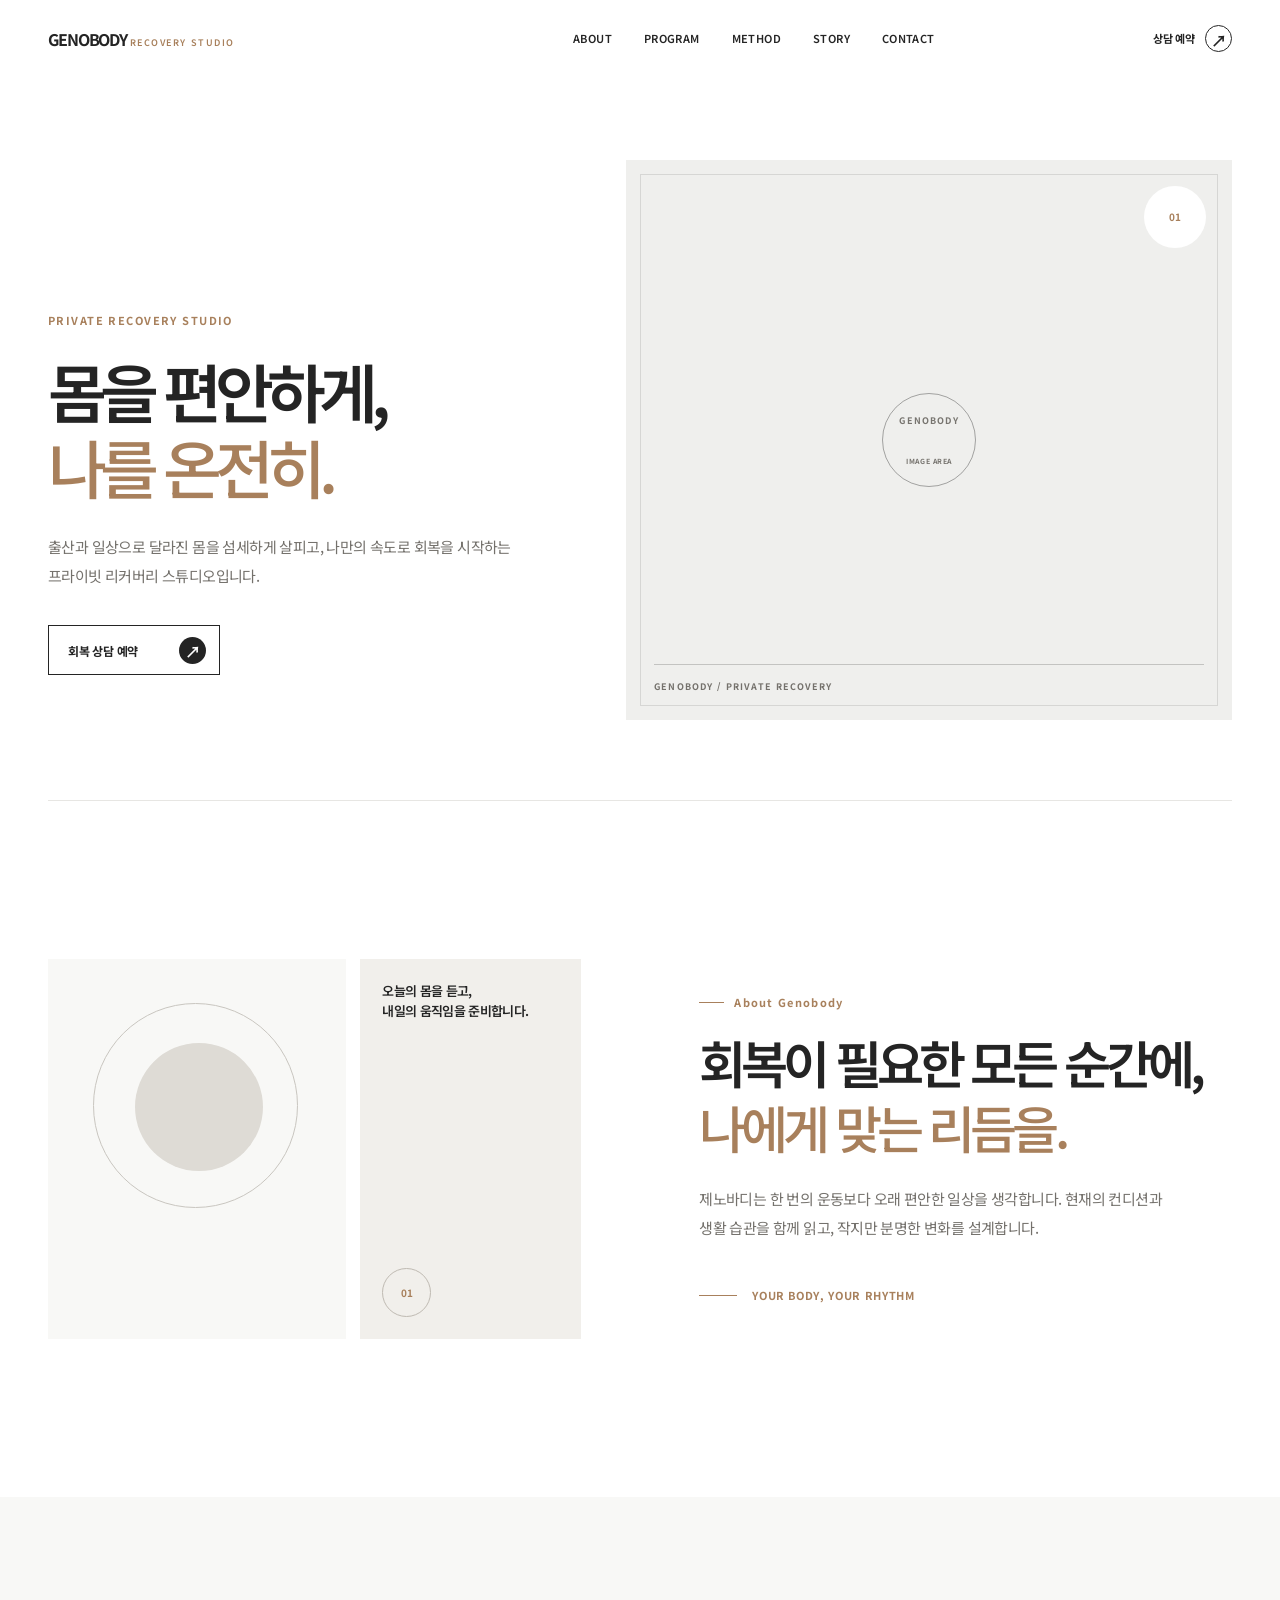
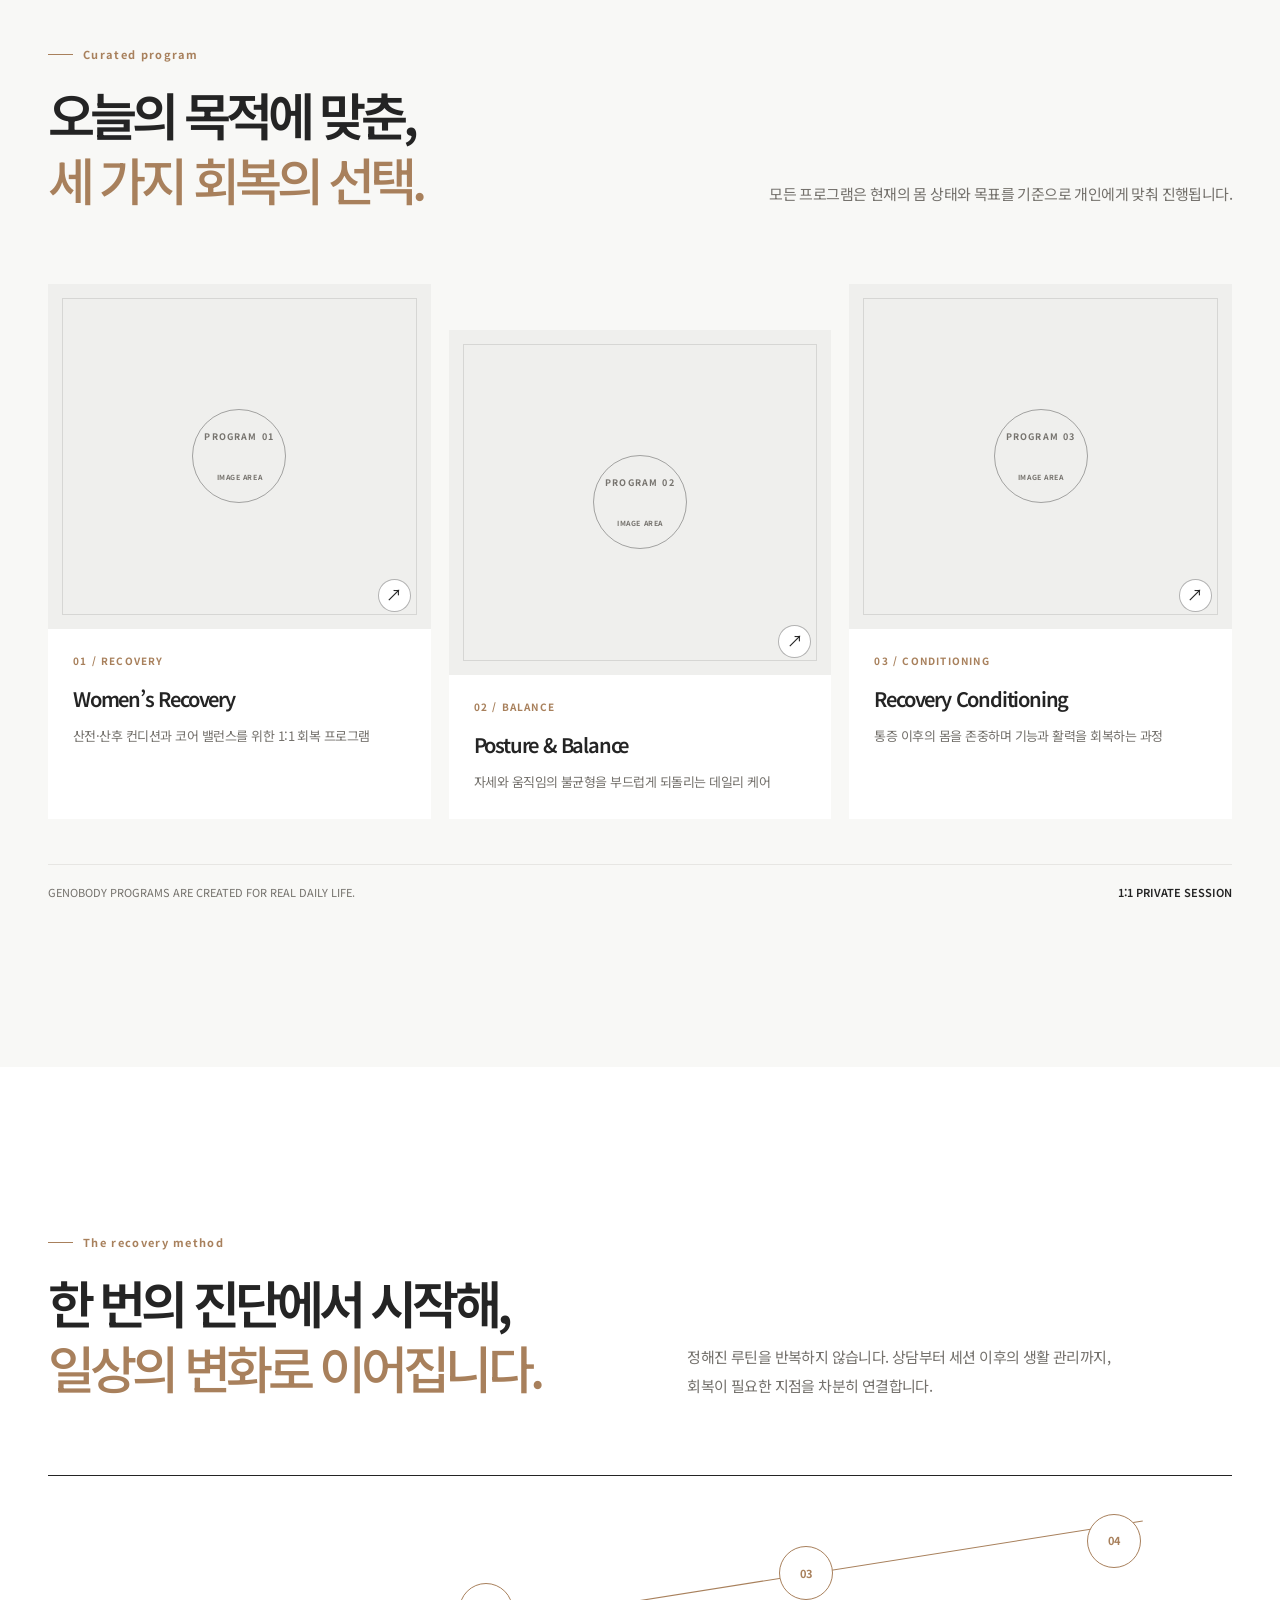
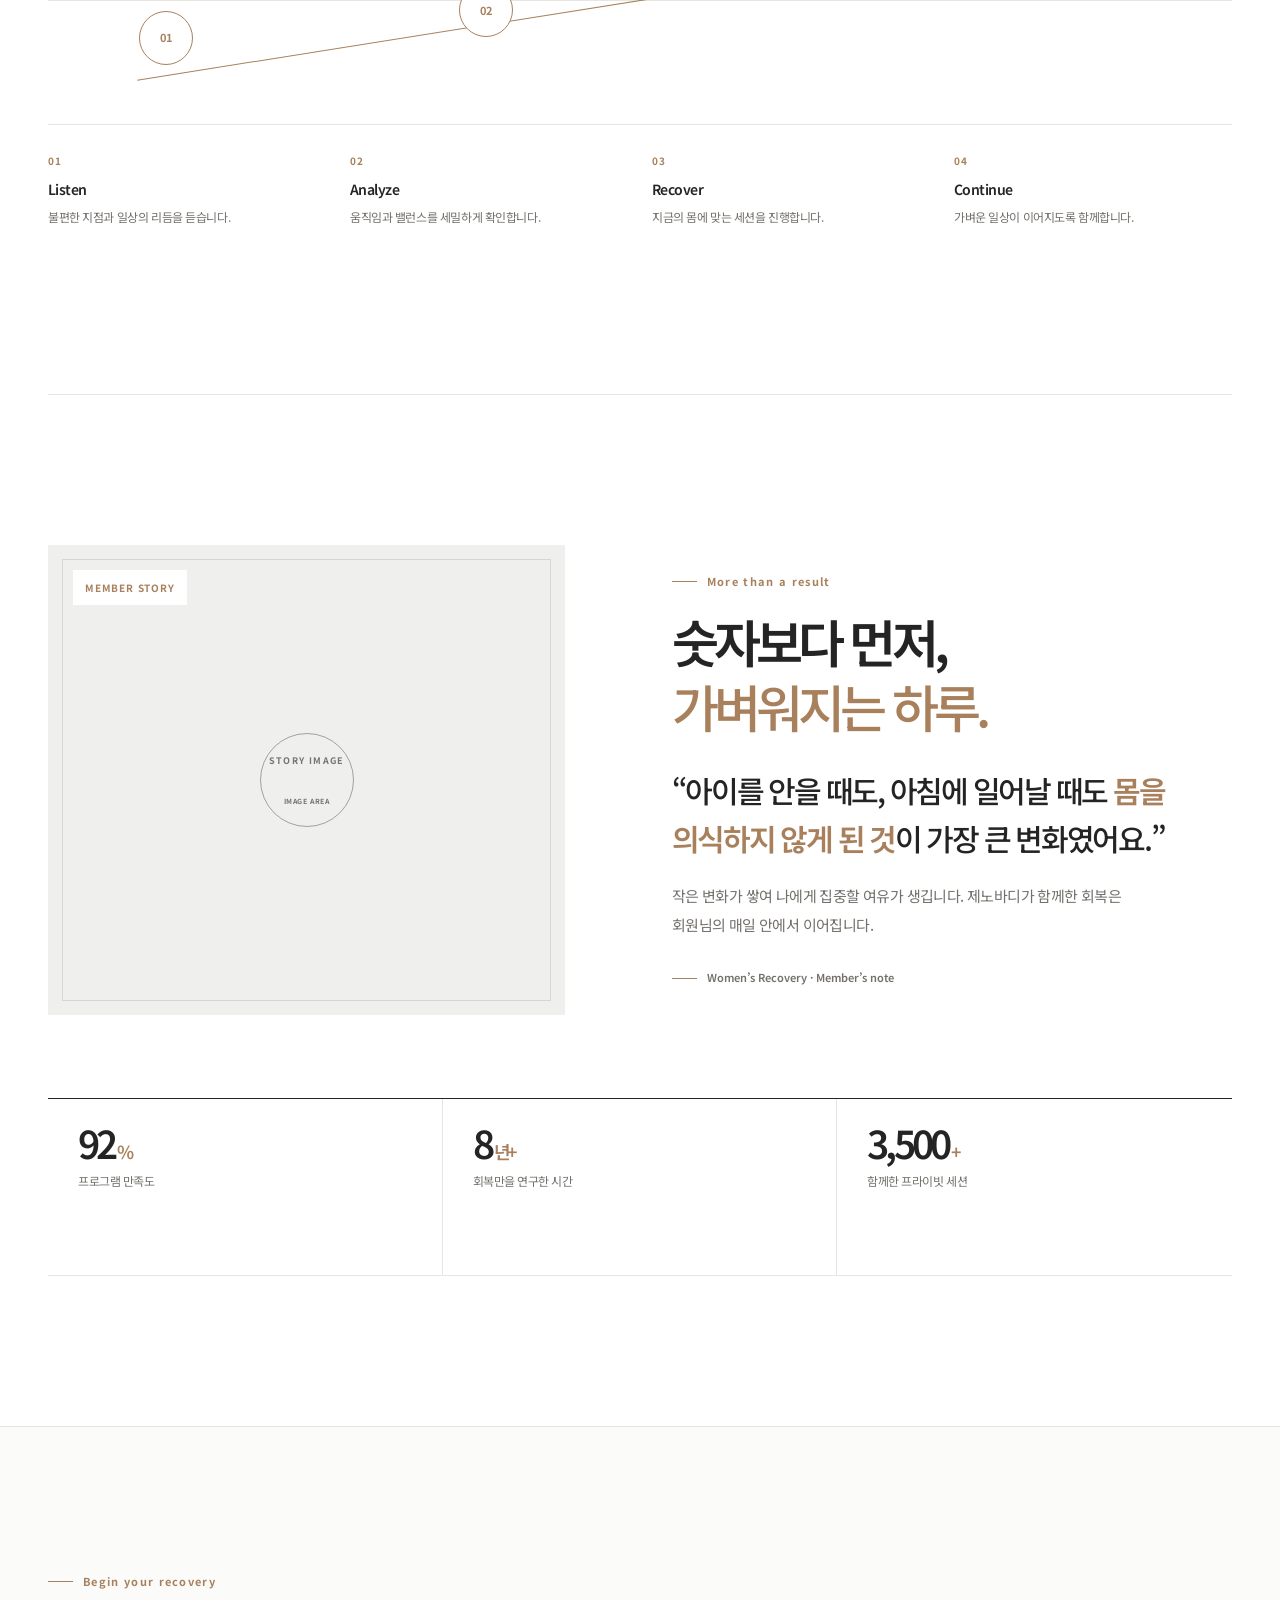
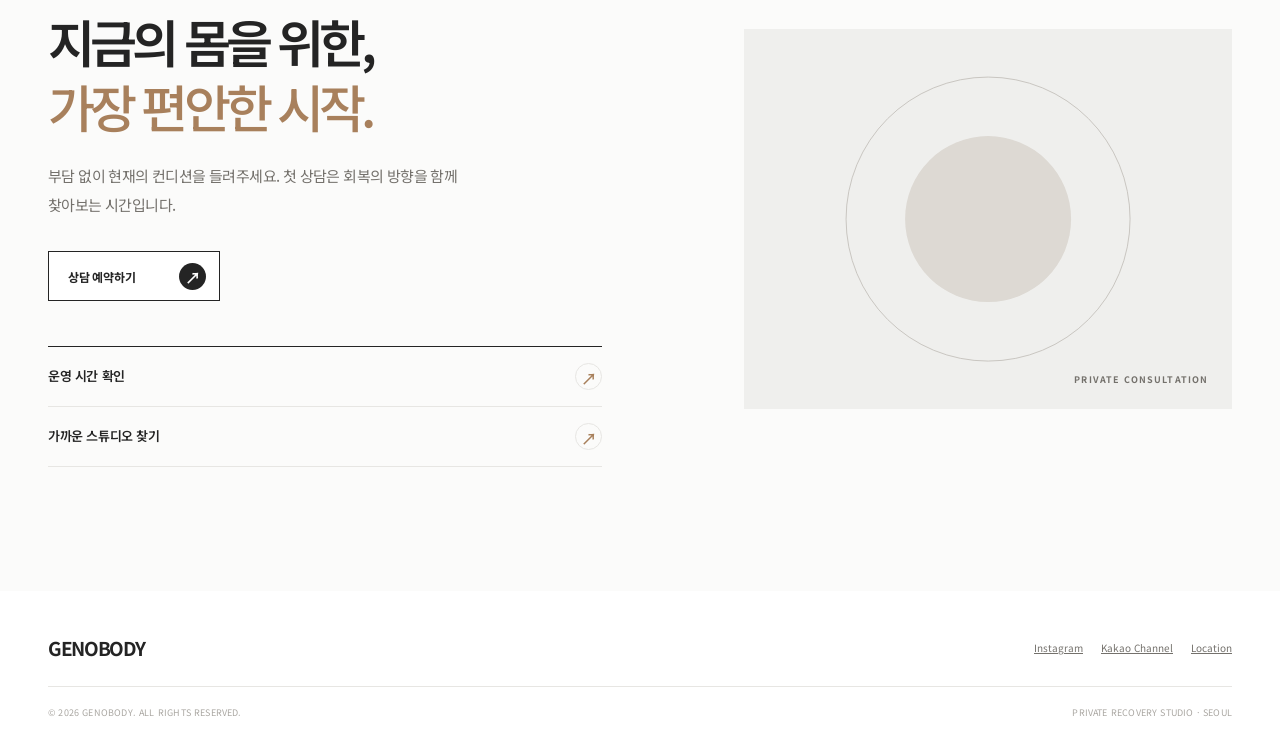
<file: main.html/index_02.html>
<!doctype html>
<html lang="ko">
  <head>
    <meta charset="UTF-8" />
    <meta name="viewport" content="width=device-width, initial-scale=1.0" />
    <meta name="theme-color" content="#ffffff" />
    <title>GENOBODY — Private Recovery Studio</title>
    <style>
      @import url("https://fonts.googleapis.com/css2?family=Noto+Sans+KR:wght@400;500;600;700&display=swap");

      :root {
        --ink: #242424;
        --muted: #74716c;
        --line: #e7e6e3;
        --paper: #fff;
        --soft: #f8f8f6;
        --image: #efefed;
        --accent: #a8805c;
        --page: min(100% - 96px, 1440px);
      }

      * { box-sizing: border-box; }
      html { scroll-behavior: smooth; }
      body { margin: 0; color: var(--ink); background: var(--paper); font-family: "Noto Sans KR", Arial, sans-serif; font-size: 16px; line-height: 1.75; word-break: keep-all; overflow-wrap: break-word; }
      h1, h2, h3, p { margin: 0; }
      a { color: inherit; }
      button { font: inherit; }
      ::selection { color: #fff; background: var(--accent); }
      .shell { width: var(--page); margin: 0 auto; }
      .eyebrow { display: flex; align-items: center; gap: 10px; margin-bottom: 18px; color: var(--accent); font-size: 11px; font-weight: 700; letter-spacing: .12em; }
      .eyebrow::before { width: 25px; height: 1px; background: currentColor; content: ""; }
      .title { max-width: 720px; font-size: clamp(37px, 4vw, 58px); font-weight: 600; letter-spacing: -.095em; line-height: 1.27; }
      .title em { color: var(--accent); font-style: normal; font-weight: 500; }
      .copy { max-width: 465px; color: var(--muted); font-size: 15px; letter-spacing: -.04em; line-height: 1.9; }

      /* Header */
      .header { position: fixed; inset: 0 0 auto; z-index: 20; height: 78px; border-bottom: 1px solid transparent; background: rgba(255,255,255,.94); transition: border-color .3s, box-shadow .3s; backdrop-filter: blur(10px); }
      .header.is-scrolled { border-color: var(--line); box-shadow: 0 8px 25px rgba(36,36,36,.035); }
      .header-inner { display: flex; align-items: center; justify-content: space-between; height: 100%; }
      .brand { font-size: 16px; font-weight: 700; letter-spacing: -.07em; text-decoration: none; }
      .brand span { color: var(--accent); font-size: 9px; font-weight: 600; letter-spacing: .16em; }
      .nav { display: flex; gap: clamp(18px, 2.5vw, 42px); margin-left: 120px; }
      .nav a { position: relative; padding: 8px 0; font-size: 11px; font-weight: 600; letter-spacing: .035em; text-decoration: none; }
      .nav a::after { position: absolute; right: 0; bottom: 2px; left: 0; height: 1px; background: var(--ink); content: ""; transform: scaleX(0); transform-origin: right; transition: transform .3s ease; }
      .nav a:hover::after { transform: scaleX(1); transform-origin: left; }
      .nav-cta { display: inline-flex; align-items: center; gap: 10px; font-size: 11px; font-weight: 700; letter-spacing: -.02em; text-decoration: none; }
      .nav-cta i { display: grid; width: 27px; height: 27px; place-items: center; border: 1px solid var(--ink); border-radius: 50%; font-size: 16px; font-style: normal; transition: transform .3s, background .3s, color .3s; }
      .nav-cta:hover i { color: #fff; background: var(--ink); transform: rotate(45deg); }
      .menu { display: none; width: 37px; height: 37px; padding: 0; border: 0; background: transparent; cursor: pointer; }
      .menu span { display: block; width: 22px; height: 1px; margin: 5px auto; background: var(--ink); transition: transform .3s, opacity .3s; }

      /* Hero */
      .hero { min-height: 800px; padding: 160px 0 74px; }
      .hero-grid { display: grid; grid-template-columns: .88fr 1.12fr; gap: clamp(58px, 8vw, 150px); align-items: end; }
      .hero-copy { padding-bottom: 45px; }
      .hero-kicker { margin-bottom: 21px; color: var(--accent); font-size: 11px; font-weight: 700; letter-spacing: .13em; }
      .hero h1 { max-width: 610px; font-size: clamp(50px, 5vw, 74px); font-weight: 600; letter-spacing: -.11em; line-height: 1.19; }
      .hero h1 em { display: block; color: var(--accent); font-style: normal; font-weight: 500; }
      .hero .copy { margin: 29px 0 35px; }
      .button { display: inline-flex; align-items: center; justify-content: space-between; min-width: 172px; min-height: 50px; padding: 0 13px 0 19px; border: 1px solid var(--ink); background: #fff; font-size: 12px; font-weight: 700; letter-spacing: -.02em; text-decoration: none; transition: color .3s, background .3s; }
      .button span { display: grid; width: 27px; height: 27px; place-items: center; border-radius: 50%; color: #fff; background: var(--ink); font-size: 16px; transition: transform .3s, color .3s, background .3s; }
      .button:hover { color: #fff; background: var(--ink); }
      .button:hover span { color: var(--ink); background: #fff; transform: rotate(45deg); }
      .media { position: relative; overflow: hidden; background: var(--image); }
      .media::before { position: absolute; inset: 14px; border: 1px solid rgba(36,36,36,.12); content: ""; }
      .media-label { position: absolute; top: 50%; left: 50%; display: grid; width: 94px; height: 94px; place-items: center; border: 1px solid rgba(36,36,36,.38); border-radius: 50%; color: #77746f; font-size: 9px; font-weight: 700; letter-spacing: .13em; text-align: center; transform: translate(-50%, -50%); }
      .media-label::after { display: block; margin-top: -12px; content: "IMAGE AREA"; font-size: 7px; letter-spacing: .08em; }
      .hero-media { min-height: 560px; }
      .hero-media::after { position: absolute; right: 28px; bottom: 25px; left: 28px; padding-top: 14px; border-top: 1px solid rgba(36,36,36,.22); color: var(--muted); content: "GENOBODY  /  PRIVATE RECOVERY"; font-size: 9px; font-weight: 700; letter-spacing: .12em; }
      .hero-stamp { position: absolute; top: 26px; right: 26px; display: grid; width: 62px; height: 62px; place-items: center; border-radius: 50%; background: #fff; color: var(--accent); font-size: 10px; font-weight: 700; letter-spacing: -.03em; }

      /* Intro */
      .intro { display: grid; grid-template-columns: 1fr 1fr; gap: 10%; align-items: center; padding: 158px 0; border-top: 1px solid var(--line); }
      .intro-visual { display: grid; grid-template-columns: 1.15fr .85fr; gap: 14px; min-height: 380px; }
      .intro-panel { position: relative; overflow: hidden; background: var(--soft); }
      .intro-panel:first-child::before { position: absolute; top: 44px; left: 15%; width: 68%; aspect-ratio: 1; border: 1px solid #c9c6c0; border-radius: 50%; content: ""; }
      .intro-panel:first-child::after { position: absolute; top: 84px; left: 29%; width: 43%; aspect-ratio: 1; border-radius: 50%; background: #dedbd5; content: ""; }
      .intro-panel:last-child { display: flex; flex-direction: column; justify-content: space-between; padding: 22px; background: #f1efeb; }
      .intro-panel:last-child b { font-size: 13px; font-weight: 600; letter-spacing: -.05em; line-height: 1.55; }
      .intro-panel:last-child span { display: grid; width: 49px; height: 49px; place-items: center; border: 1px solid #bfbab2; border-radius: 50%; color: var(--accent); font-size: 10px; font-weight: 700; }
      .intro-content .copy { margin-top: 25px; }
      .intro-signature { display: flex; align-items: center; gap: 15px; margin-top: 44px; color: var(--accent); font-size: 11px; font-weight: 700; letter-spacing: .06em; }
      .intro-signature::before { width: 38px; height: 1px; background: currentColor; content: ""; }

      /* Program */
      .programs { padding: 148px 0 165px; background: var(--soft); }
      .program-head { display: flex; align-items: end; justify-content: space-between; gap: 42px; }
      .program-head .copy { padding-bottom: 4px; }
      .program-grid { display: grid; grid-template-columns: repeat(3, 1fr); gap: 18px; margin-top: 72px; }
      .program-card { position: relative; display: block; padding-bottom: 25px; background: #fff; color: var(--ink); text-decoration: none; transition: transform .35s ease, box-shadow .35s ease; }
      .program-card:hover { box-shadow: 0 18px 36px rgba(36,36,36,.08); transform: translateY(-7px); }
      .program-card:nth-child(2) { margin-top: 46px; }
      .program-card .media { aspect-ratio: 1 / .9; }
      .program-card .media::after { position: absolute; right: 20px; bottom: 17px; z-index: 1; width: 31px; height: 31px; border: 1px solid rgba(36,36,36,.35); border-radius: 50%; background: #fff; content: "↗"; font-size: 16px; line-height: 28px; text-align: center; transition: transform .3s, background .3s, color .3s; }
      .program-card:hover .media::after { color: #fff; background: var(--ink); transform: rotate(45deg); }
      .program-card .card-copy { padding: 23px 25px 0; }
      .card-index { display: block; margin-bottom: 12px; color: var(--accent); font-size: 10px; font-weight: 700; letter-spacing: .12em; }
      .program-card h3 { margin-bottom: 9px; font-size: 20px; font-weight: 600; letter-spacing: -.06em; }
      .program-card p { color: var(--muted); font-size: 13px; letter-spacing: -.04em; line-height: 1.75; }
      .program-caption { display: flex; align-items: center; justify-content: space-between; margin-top: 45px; padding-top: 18px; border-top: 1px solid var(--line); color: var(--muted); font-size: 11px; }
      .program-caption strong { color: var(--ink); font-weight: 600; }

      /* Method */
      .method { padding: 166px 0; }
      .method-top { display: grid; grid-template-columns: 1fr 1fr; gap: 8%; align-items: end; }
      .method-chart { position: relative; height: 250px; margin-top: 75px; border-top: 1px solid var(--ink); border-bottom: 1px solid var(--line); }
      .method-chart::before { position: absolute; top: 50%; right: 0; left: 0; height: 1px; background: var(--line); content: ""; }
      .method-path { position: absolute; top: 50%; right: 7%; left: 7%; height: 1px; background: var(--accent); transform: rotate(-9deg); transform-origin: center; }
      .method-point { position: absolute; display: grid; width: 54px; height: 54px; place-items: center; border: 1px solid var(--accent); border-radius: 50%; color: var(--accent); background: #fff; font-size: 11px; font-weight: 700; transform: translate(-50%, -50%); transition: color .3s, background .3s, transform .3s; }
      .method-point:hover { color: #fff; background: var(--accent); transform: translate(-50%, -50%) scale(1.13); }
      .method-point:nth-of-type(1) { top: 65%; left: 10%; }.method-point:nth-of-type(2) { top: 54%; left: 37%; }.method-point:nth-of-type(3) { top: 39%; left: 64%; }.method-point:nth-of-type(4) { top: 26%; left: 90%; }
      .method-notes { display: grid; grid-template-columns: repeat(4, 1fr); gap: 24px; margin-top: 27px; }
      .method-note { min-width: 0; }
      .method-note span { display: block; margin-bottom: 7px; color: var(--accent); font-size: 10px; font-weight: 700; letter-spacing: .12em; }
      .method-note b { display: block; margin-bottom: 6px; font-size: 14px; font-weight: 600; letter-spacing: -.04em; }
      .method-note p { color: var(--muted); font-size: 12px; letter-spacing: -.035em; line-height: 1.7; }

      /* Story */
      .story { padding: 150px 0; border-top: 1px solid var(--line); }
      .story-grid { display: grid; grid-template-columns: .96fr 1.04fr; gap: 9%; align-items: center; }
      .story-media { min-height: 470px; }
      .story-media .tag { position: absolute; top: 25px; left: 25px; padding: 9px 12px; color: var(--accent); background: #fff; font-size: 10px; font-weight: 700; letter-spacing: .08em; }
      .story-quote { margin: 28px 0 20px; font-size: clamp(23px, 2.35vw, 34px); font-weight: 500; letter-spacing: -.075em; line-height: 1.58; }
      .story-quote strong { color: var(--accent); font-weight: 600; }
      .story-meta { display: flex; align-items: center; gap: 10px; margin-top: 29px; color: var(--muted); font-size: 11px; font-weight: 600; }
      .story-meta::before { width: 25px; height: 1px; background: var(--accent); content: ""; }
      .stats { display: grid; grid-template-columns: repeat(3, 1fr); margin-top: 83px; border-top: 1px solid var(--ink); border-bottom: 1px solid var(--line); }
      .stat { min-height: 176px; padding: 24px 30px; border-right: 1px solid var(--line); }
      .stat:last-child { border: 0; }
      .stat b { display: block; margin-bottom: 10px; font-size: clamp(38px, 3vw, 51px); font-weight: 600; letter-spacing: -.1em; line-height: 1; }
      .stat b small { margin-left: 3px; color: var(--accent); font-size: 18px; font-weight: 600; }
      .stat p { color: var(--muted); font-size: 12px; letter-spacing: -.04em; line-height: 1.65; }

      /* Contact */
      .contact { padding: 145px 0 124px; background: #fbfbfa; border-top: 1px solid var(--line); }
      .contact-grid { display: grid; grid-template-columns: 1fr .88fr; gap: 12%; align-items: center; }
      .contact-display { position: relative; min-height: 380px; overflow: hidden; background: var(--image); }
      .contact-display::before { position: absolute; top: 50%; left: 50%; width: 58%; aspect-ratio: 1; border: 1px solid #c9c6c1; border-radius: 50%; content: ""; transform: translate(-50%,-50%); }
      .contact-display::after { position: absolute; top: 50%; left: 50%; width: 34%; aspect-ratio: 1; border-radius: 50%; background: #ddd9d3; content: ""; transform: translate(-50%,-50%); }
      .contact-display span { position: absolute; right: 24px; bottom: 22px; z-index: 1; color: var(--muted); font-size: 9px; font-weight: 700; letter-spacing: .12em; }
      .contact-copy .copy { margin: 23px 0 32px; }
      .contact-list { margin-top: 45px; border-top: 1px solid var(--ink); }
      .contact-list a { display: flex; align-items: center; justify-content: space-between; padding: 16px 0; border-bottom: 1px solid var(--line); font-size: 13px; font-weight: 600; letter-spacing: -.03em; text-decoration: none; }
      .contact-list a span { display: grid; width: 27px; height: 27px; place-items: center; border: 1px solid var(--line); border-radius: 50%; color: var(--accent); font-size: 16px; transition: transform .3s, background .3s; }
      .contact-list a:hover span { background: var(--image); transform: rotate(45deg); }

      /* Footer */
      .footer { padding: 40px 0 34px; background: #fff; }
      .footer-top { display: flex; align-items: center; justify-content: space-between; padding-bottom: 22px; border-bottom: 1px solid var(--line); }
      .footer-brand { font-size: 19px; font-weight: 700; letter-spacing: -.07em; }
      .footer-links { display: flex; gap: 18px; color: var(--muted); font-size: 10px; }
      .footer-bottom { display: flex; justify-content: space-between; padding-top: 18px; color: #aaa7a2; font-size: 9px; letter-spacing: .02em; }

      /* Motion */
      .reveal { opacity: 0; transform: translateY(22px); transition: opacity .72s ease, transform .72s cubic-bezier(.2,.7,.2,1); }
      .reveal.visible { opacity: 1; transform: none; }
      .reveal.delay { transition-delay: .12s; }

      @media (max-width: 900px) {
        :root { --page: min(100% - 48px, 680px); }
        .nav, .nav-cta { display: none; }
        .menu { display: block; }
        .header.open .menu span:first-child { transform: translateY(6px) rotate(45deg); }
        .header.open .menu span:nth-child(2) { opacity: 0; }
        .header.open .menu span:last-child { transform: translateY(-6px) rotate(-45deg); }
        .nav { position: fixed; top: 78px; right: 0; left: 0; display: grid; gap: 0; max-height: 0; overflow: hidden; margin: 0; background: #fff; transition: max-height .35s ease; }
        .header.open .nav { max-height: 330px; border-top: 1px solid var(--line); box-shadow: 0 16px 25px rgba(36,36,36,.06); }
        .nav a { padding: 14px 24px; border-bottom: 1px solid var(--line); font-size: 12px; }
        .hero { padding-top: 130px; }
        .hero-grid, .intro, .method-top, .story-grid, .contact-grid { grid-template-columns: 1fr; gap: 44px; }
        .hero-copy { padding-bottom: 0; }
        .hero-media { min-height: 430px; }
        .intro { padding: 110px 0; }
        .intro-visual { order: 2; max-width: 600px; }
        .program-head { display: block; }
        .program-head .copy { margin-top: 22px; }
        .program-grid { margin-top: 52px; }
        .method, .story, .contact { padding: 110px 0; }
        .method-chart { margin-top: 55px; }
        .story-media { min-height: 400px; }
        .contact-display { min-height: 320px; }
      }

      @media (max-width: 600px) {
        :root { --page: min(100% - 40px, 520px); }
        .header { height: 70px; }
        .nav { top: 70px; }
        .hero { min-height: auto; padding: 112px 0 54px; }
        .hero h1 { font-size: clamp(43px, 13vw, 53px); line-height: 1.24; }
        .hero .copy { margin: 23px 0 29px; font-size: 14px; }
        .hero-media { min-height: 350px; }
        .title { font-size: clamp(33px, 10.4vw, 41px); line-height: 1.34; }
        .copy { font-size: 14px; }
        .intro, .method, .story, .contact { padding: 85px 0; }
        .intro-visual { grid-template-columns: 1fr .8fr; min-height: 270px; }
        .intro-panel:last-child { padding: 16px; }
        .intro-panel:last-child b { font-size: 12px; }
        .programs { padding: 85px 0 100px; }
        .program-grid { grid-template-columns: 1fr; gap: 14px; }
        .program-card:nth-child(2) { margin-top: 0; }
        .program-card .media { aspect-ratio: 1 / .67; }
        .program-caption { display: block; line-height: 1.8; }
        .program-caption strong { display: block; margin-top: 5px; }
        .method-chart { height: 190px; }
        .method-point { width: 42px; height: 42px; font-size: 9px; }
        .method-notes { grid-template-columns: 1fr 1fr; gap: 24px 15px; }
        .method-note p { font-size: 11px; }
        .story-media { min-height: 320px; }
        .story-quote { font-size: 22px; }
        .stats { margin-top: 53px; }
        .stat { min-height: 138px; padding: 18px 11px; }
        .stat b { font-size: 33px; }
        .stat b small { font-size: 14px; }
        .stat p { font-size: 10px; }
        .contact-display { min-height: 260px; }
        .footer-top, .footer-bottom { display: block; }
        .footer-links { margin-top: 12px; }
        .footer-bottom p + p { margin-top: 5px; }
      }

      @media (prefers-reduced-motion: reduce) {
        html { scroll-behavior: auto; }
        *, *::before, *::after { animation-duration: .01ms !important; transition-duration: .01ms !important; }
      }
    </style>
  </head>
  <body>
    <header class="header" id="header">
      <div class="shell header-inner">
        <a class="brand" href="#top">GENOBODY <span>RECOVERY STUDIO</span></a>
        <nav class="nav" aria-label="주 메뉴">
          <a href="#about">ABOUT</a>
          <a href="#program">PROGRAM</a>
          <a href="#method">METHOD</a>
          <a href="#story">STORY</a>
          <a href="#contact">CONTACT</a>
        </nav>
        <a class="nav-cta" href="#contact">상담 예약 <i>↗</i></a>
        <button class="menu" type="button" aria-label="메뉴 열기" aria-expanded="false"><span></span><span></span><span></span></button>
      </div>
    </header>

    <main id="top">
      <section class="hero shell">
        <div class="hero-grid">
          <div class="hero-copy">
            <p class="hero-kicker reveal">PRIVATE RECOVERY STUDIO</p>
            <h1 class="reveal delay">몸을 편안하게,<em>나를 온전히.</em></h1>
            <p class="copy reveal delay">출산과 일상으로 달라진 몸을 섬세하게 살피고, 나만의 속도로 회복을 시작하는 프라이빗 리커버리 스튜디오입니다.</p>
            <a class="button reveal delay" href="#contact">회복 상담 예약 <span>↗</span></a>
          </div>
          <div class="media hero-media reveal delay" aria-label="메인 이미지 영역"><span class="media-label">GENOBODY</span><span class="hero-stamp">01</span></div>
        </div>
      </section>

      <section class="intro shell" id="about" aria-labelledby="about-title">
        <div class="intro-visual reveal" aria-label="회복의 리듬을 나타내는 그래픽"><div class="intro-panel"></div><div class="intro-panel"><b>오늘의 몸을 듣고,<br />내일의 움직임을 준비합니다.</b><span>01</span></div></div>
        <div class="intro-content reveal delay"><p class="eyebrow">About Genobody</p><h2 class="title" id="about-title">회복이 필요한 모든 순간에,<br /><em>나에게 맞는 리듬을.</em></h2><p class="copy">제노바디는 한 번의 운동보다 오래 편안한 일상을 생각합니다. 현재의 컨디션과 생활 습관을 함께 읽고, 작지만 분명한 변화를 설계합니다.</p><p class="intro-signature">YOUR BODY, YOUR RHYTHM</p></div>
      </section>

      <section class="programs" id="program" aria-labelledby="program-title">
        <div class="shell"><div class="program-head"><div class="reveal"><p class="eyebrow">Curated program</p><h2 class="title" id="program-title">오늘의 목적에 맞춘,<br /><em>세 가지 회복의 선택.</em></h2></div><p class="copy reveal delay">모든 프로그램은 현재의 몸 상태와 목표를 기준으로 개인에게 맞춰 진행됩니다.</p></div>
          <div class="program-grid">
            <a class="program-card reveal" href="#contact"><div class="media"><span class="media-label">PROGRAM 01</span></div><div class="card-copy"><span class="card-index">01 / RECOVERY</span><h3>Women’s Recovery</h3><p>산전·산후 컨디션과 코어 밸런스를 위한 1:1 회복 프로그램</p></div></a>
            <a class="program-card reveal delay" href="#contact"><div class="media"><span class="media-label">PROGRAM 02</span></div><div class="card-copy"><span class="card-index">02 / BALANCE</span><h3>Posture &amp; Balance</h3><p>자세와 움직임의 불균형을 부드럽게 되돌리는 데일리 케어</p></div></a>
            <a class="program-card reveal" href="#contact"><div class="media"><span class="media-label">PROGRAM 03</span></div><div class="card-copy"><span class="card-index">03 / CONDITIONING</span><h3>Recovery Conditioning</h3><p>통증 이후의 몸을 존중하며 기능과 활력을 회복하는 과정</p></div></a>
          </div>
          <div class="program-caption"><span>GENOBODY PROGRAMS ARE CREATED FOR REAL DAILY LIFE.</span><strong>1:1 PRIVATE SESSION</strong></div>
        </div>
      </section>

      <section class="method shell" id="method" aria-labelledby="method-title">
        <div class="method-top"><div class="reveal"><p class="eyebrow">The recovery method</p><h2 class="title" id="method-title">한 번의 진단에서 시작해,<br /><em>일상의 변화로 이어집니다.</em></h2></div><p class="copy reveal delay">정해진 루틴을 반복하지 않습니다. 상담부터 세션 이후의 생활 관리까지, 회복이 필요한 지점을 차분히 연결합니다.</p></div>
        <div class="method-chart reveal" aria-label="제노바디 회복 과정 그래프"><div class="method-path"></div><span class="method-point">01</span><span class="method-point">02</span><span class="method-point">03</span><span class="method-point">04</span></div>
        <div class="method-notes reveal"><div class="method-note"><span>01</span><b>Listen</b><p>불편한 지점과 일상의 리듬을 듣습니다.</p></div><div class="method-note"><span>02</span><b>Analyze</b><p>움직임과 밸런스를 세밀하게 확인합니다.</p></div><div class="method-note"><span>03</span><b>Recover</b><p>지금의 몸에 맞는 세션을 진행합니다.</p></div><div class="method-note"><span>04</span><b>Continue</b><p>가벼운 일상이 이어지도록 함께합니다.</p></div></div>
      </section>

      <section class="story shell" id="story" aria-labelledby="story-title">
        <div class="story-grid"><div class="media story-media reveal" aria-label="회원 스토리 이미지 영역"><span class="tag">MEMBER STORY</span><span class="media-label">STORY IMAGE</span></div><div class="reveal delay"><p class="eyebrow">More than a result</p><h2 class="title" id="story-title">숫자보다 먼저,<br /><em>가벼워지는 하루.</em></h2><p class="story-quote">“아이를 안을 때도, 아침에 일어날 때도 <strong>몸을 의식하지 않게 된 것</strong>이 가장 큰 변화였어요.”</p><p class="copy">작은 변화가 쌓여 나에게 집중할 여유가 생깁니다. 제노바디가 함께한 회복은 회원님의 매일 안에서 이어집니다.</p><p class="story-meta">Women’s Recovery · Member’s note</p></div></div>
        <div class="stats reveal" aria-label="제노바디 수치"><div class="stat"><b>92<small>%</small></b><p>프로그램 만족도</p></div><div class="stat"><b>8<small>년+</small></b><p>회복만을 연구한 시간</p></div><div class="stat"><b>3,500<small>+</small></b><p>함께한 프라이빗 세션</p></div></div>
      </section>

      <section class="contact" id="contact" aria-labelledby="contact-title"><div class="shell contact-grid"><div class="contact-copy reveal"><p class="eyebrow">Begin your recovery</p><h2 class="title" id="contact-title">지금의 몸을 위한,<br /><em>가장 편안한 시작.</em></h2><p class="copy">부담 없이 현재의 컨디션을 들려주세요. 첫 상담은 회복의 방향을 함께 찾아보는 시간입니다.</p><a class="button" href="tel:0000000000">상담 예약하기 <span>↗</span></a><div class="contact-list"><a href="#contact">운영 시간 확인 <span>↗</span></a><a href="#contact">가까운 스튜디오 찾기 <span>↗</span></a></div></div><div class="contact-display reveal delay" aria-label="상담 안내 이미지 영역"><span>PRIVATE CONSULTATION</span></div></div></section>
    </main>

    <footer class="footer"><div class="shell"><div class="footer-top"><div class="footer-brand">GENOBODY</div><div class="footer-links"><a href="#top">Instagram</a><a href="#contact">Kakao Channel</a><a href="#contact">Location</a></div></div><div class="footer-bottom"><p>© 2026 GENOBODY. ALL RIGHTS RESERVED.</p><p>PRIVATE RECOVERY STUDIO · SEOUL</p></div></div></footer>

    <script>
      const header = document.querySelector('#header');
      const menu = document.querySelector('.menu');
      const links = document.querySelectorAll('.nav a');
      const updateHeader = () => header.classList.toggle('is-scrolled', window.scrollY > 18);
      updateHeader();
      window.addEventListener('scroll', updateHeader, { passive: true });
      menu.addEventListener('click', () => { const open = header.classList.toggle('open'); menu.setAttribute('aria-expanded', String(open)); menu.setAttribute('aria-label', open ? '메뉴 닫기' : '메뉴 열기'); });
      links.forEach((link) => link.addEventListener('click', () => { header.classList.remove('open'); menu.setAttribute('aria-expanded', 'false'); }));
      const observer = new IntersectionObserver((entries) => entries.forEach((entry) => { if (entry.isIntersecting) { entry.target.classList.add('visible'); observer.unobserve(entry.target); } }), { threshold: .12 });
      document.querySelectorAll('.reveal').forEach((item) => observer.observe(item));
    </script>
  </body>
</html>
</file>
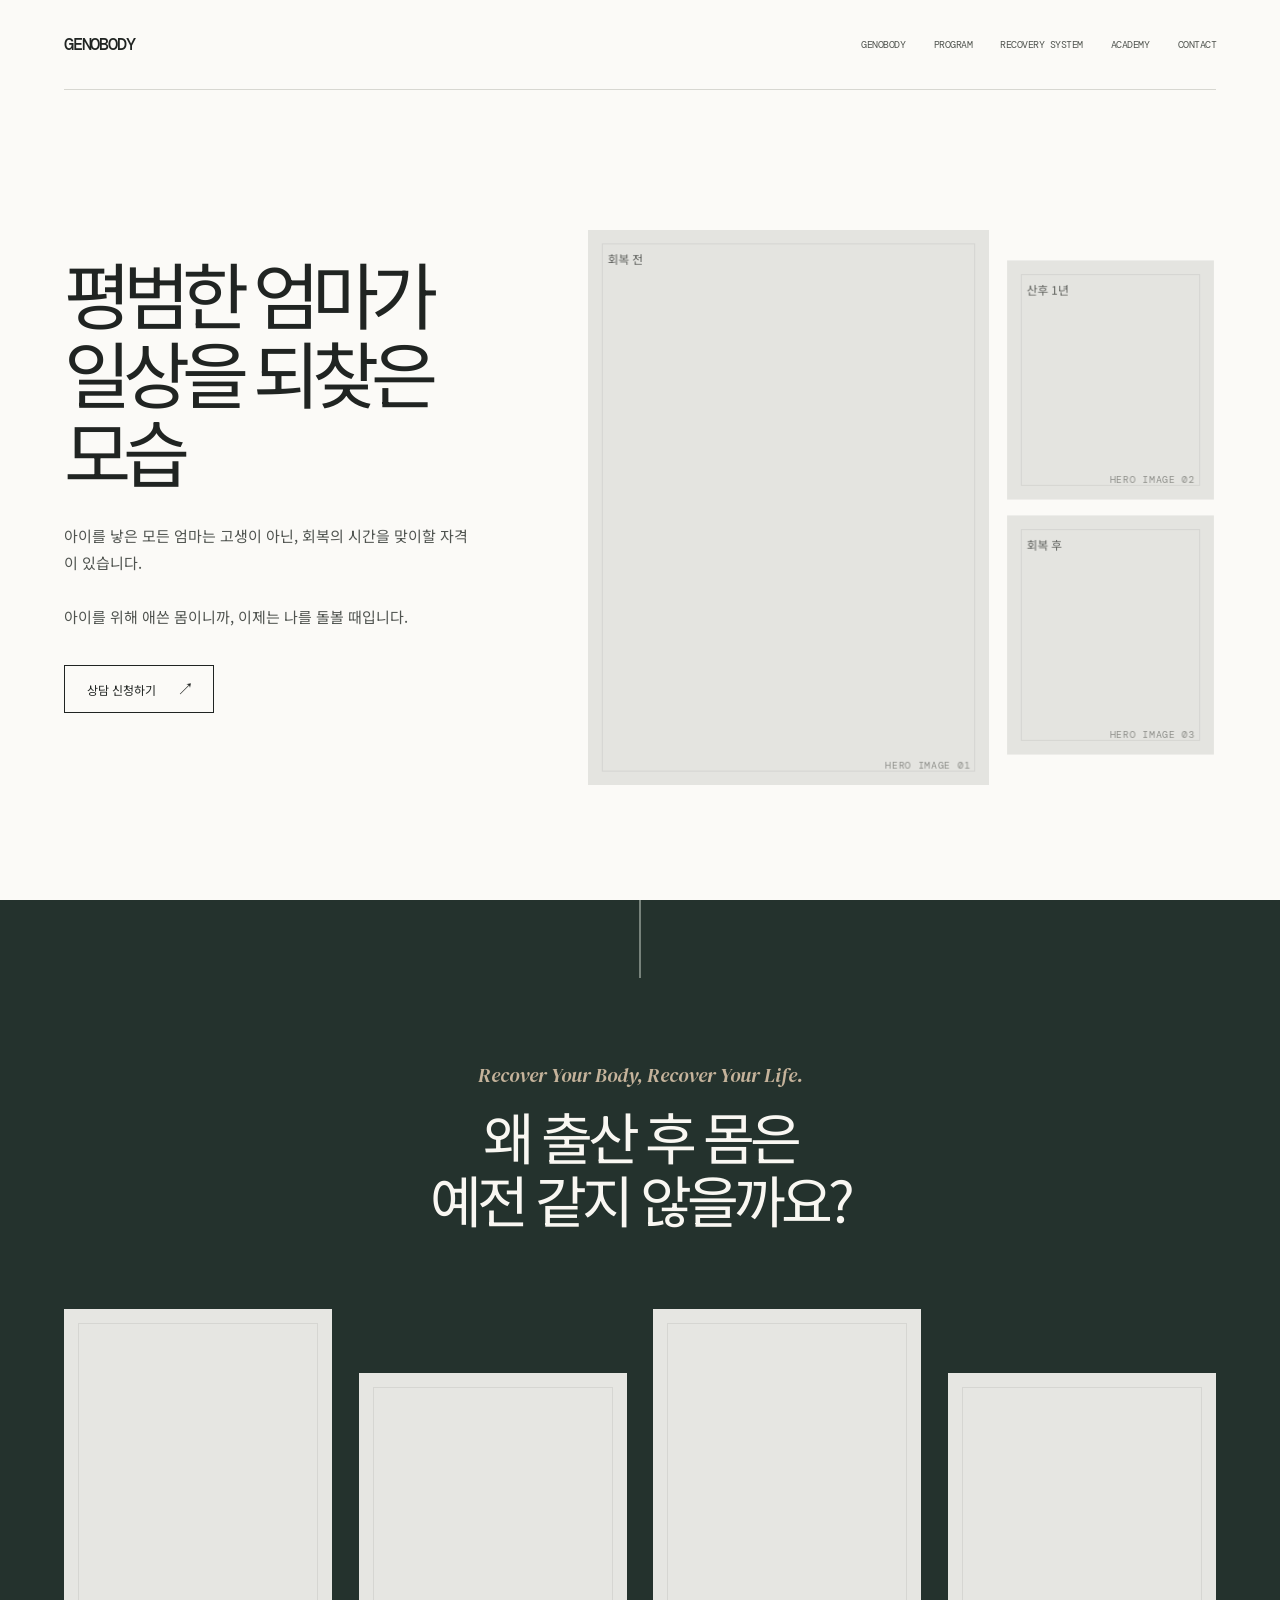
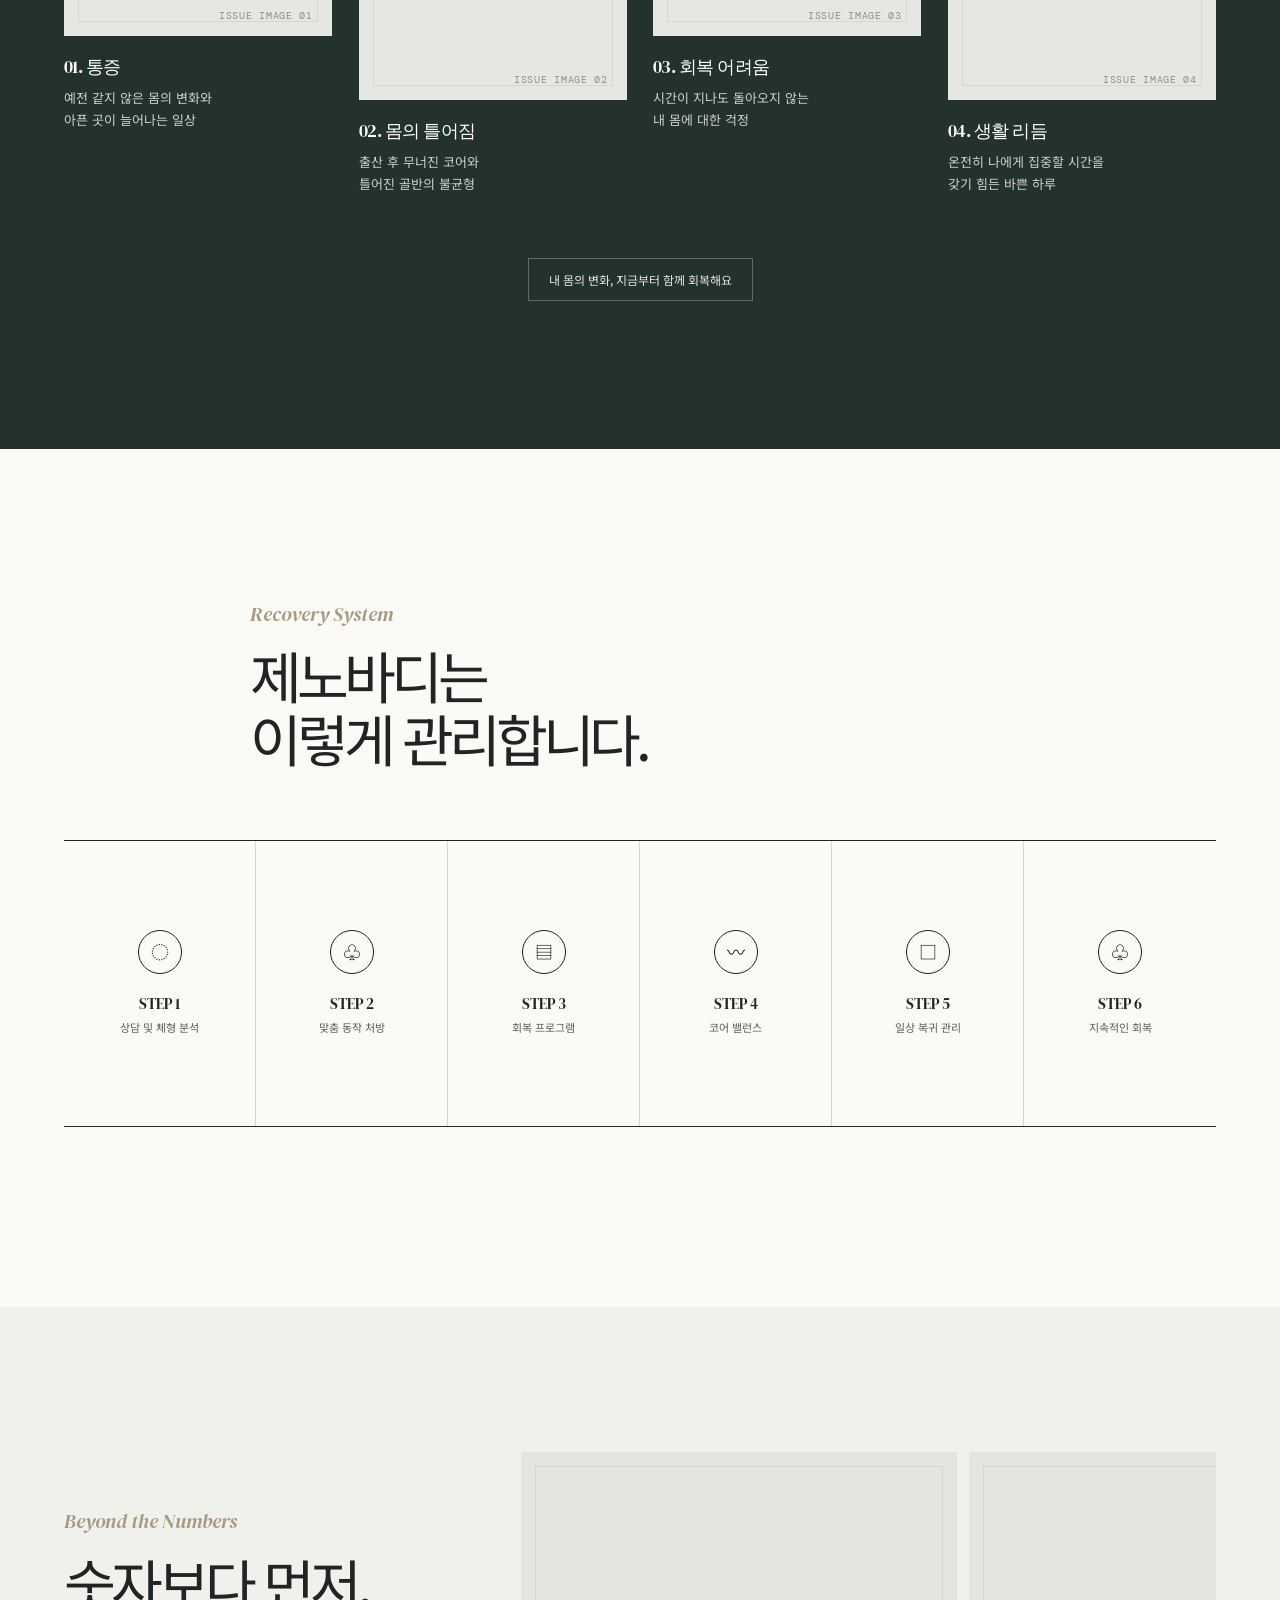
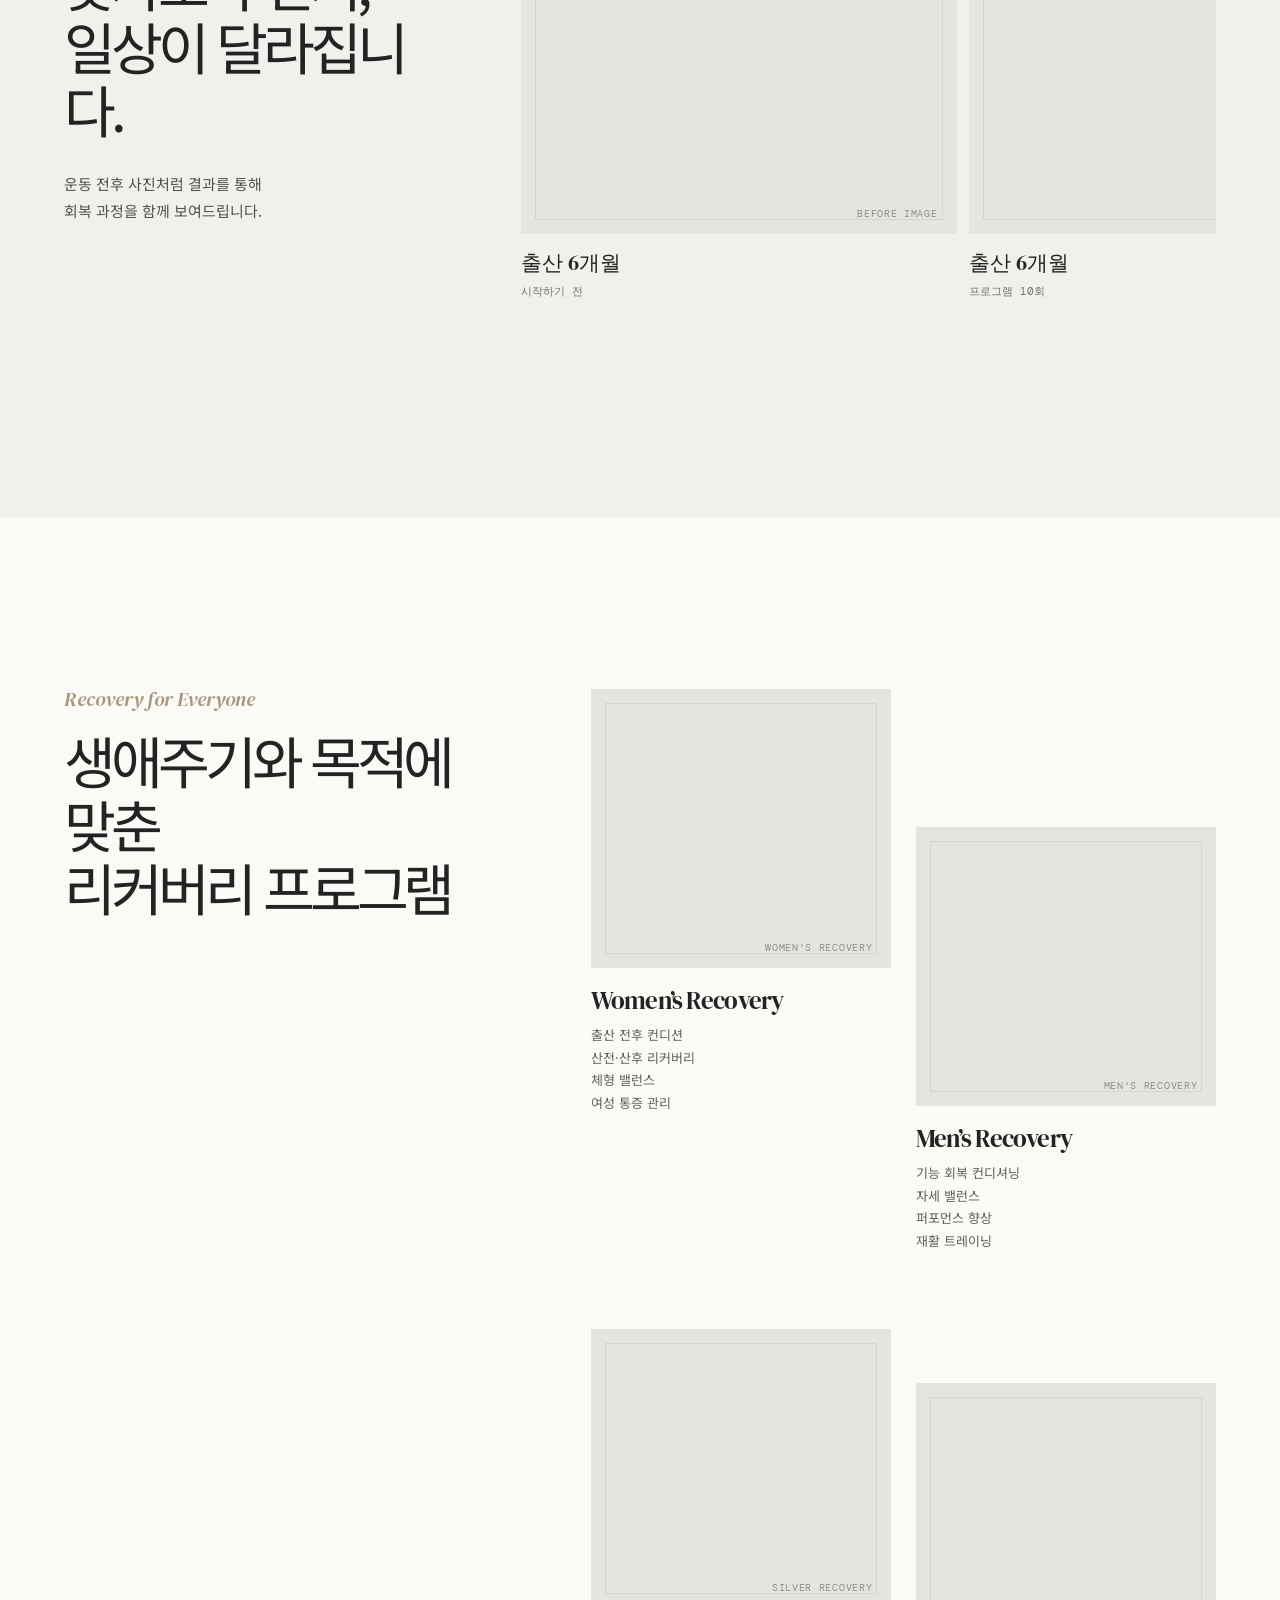
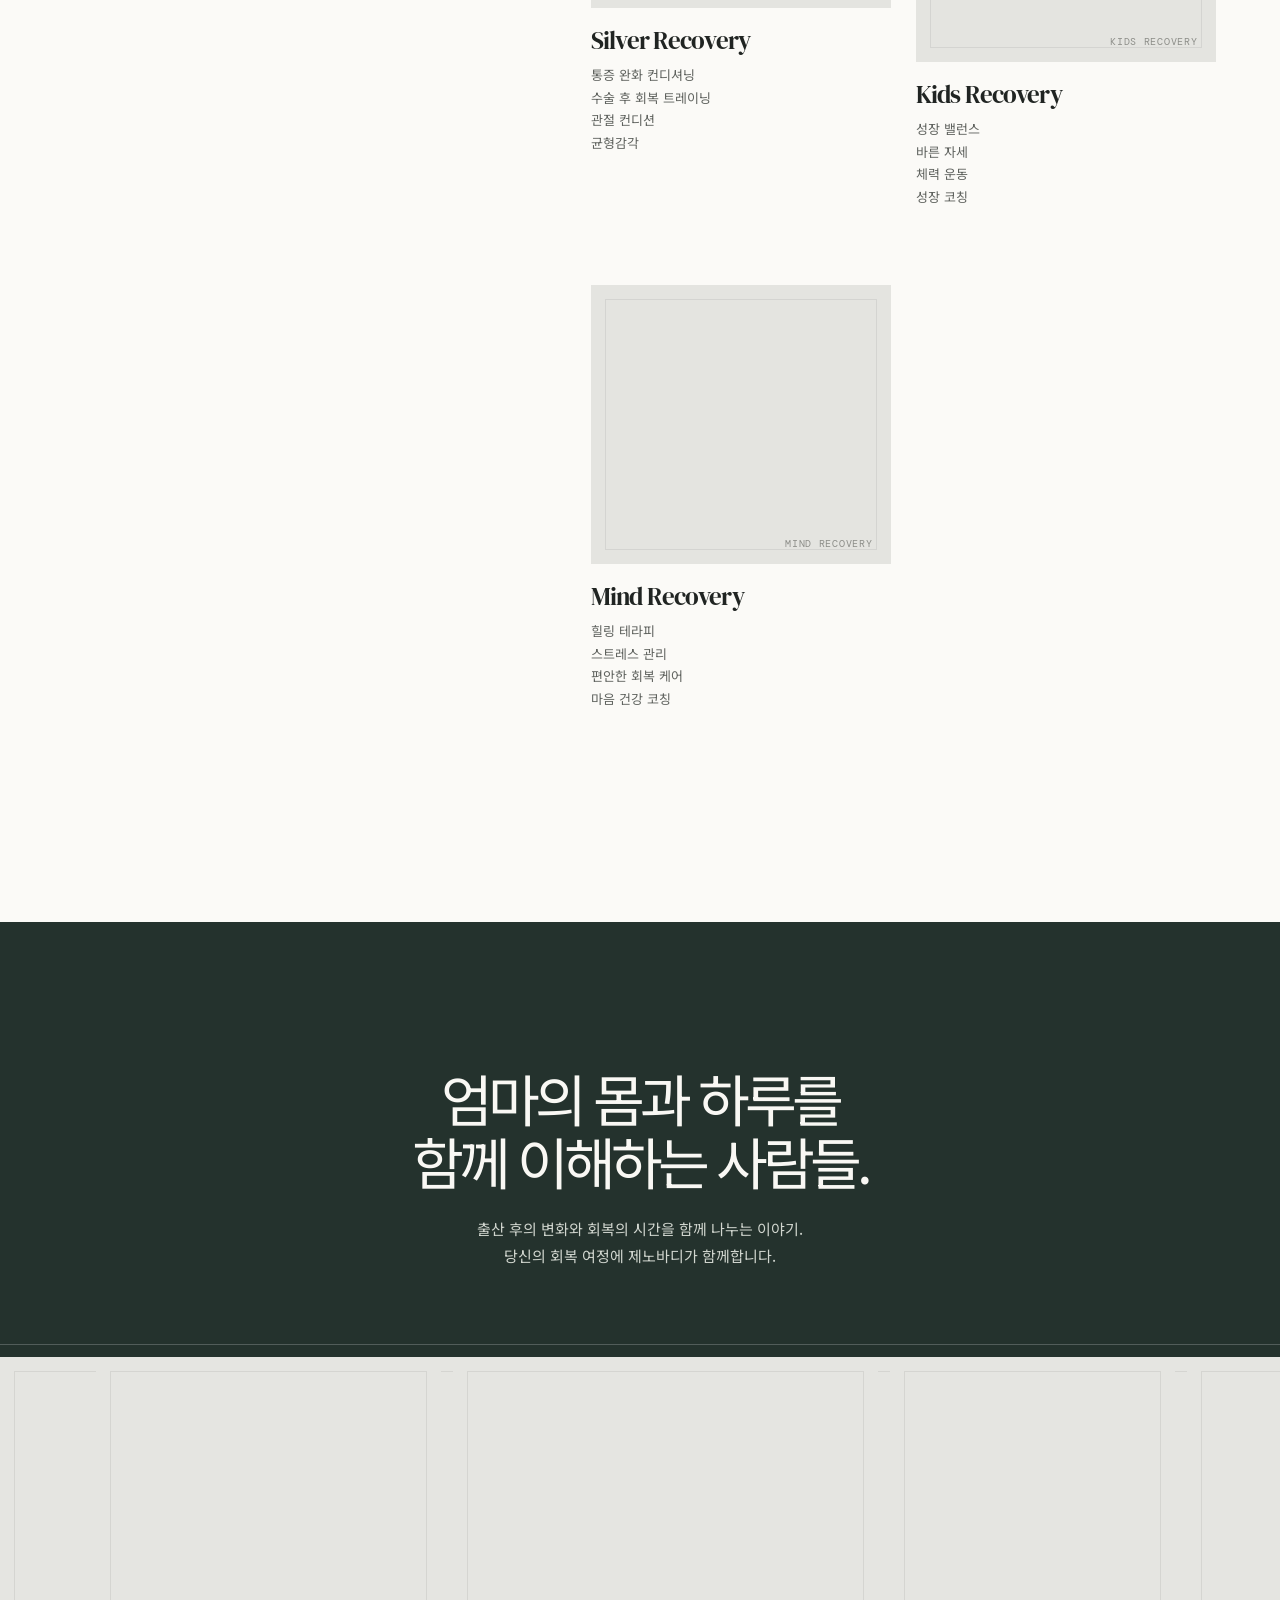
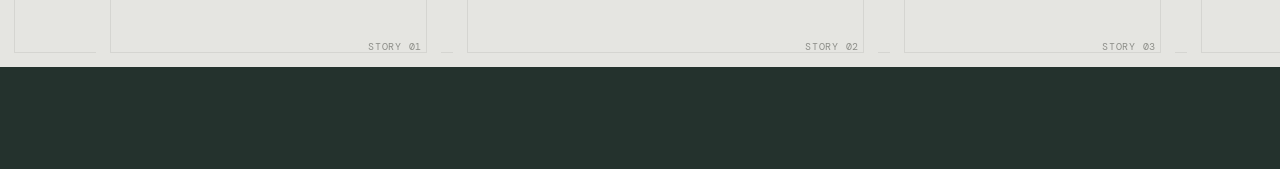
<file: main/index_03.html>
<!doctype html>
<html lang="ko">
  <head>
    <meta charset="UTF-8" />
    <meta name="viewport" content="width=device-width, initial-scale=1.0" />
    <title>GENOBODY — Recovery Your Body, Recover Your Life.</title>
    <link rel="stylesheet" href="../css/index_03.css" />
  </head>
  <body>
    <header class="site-header wrap">
      <a class="brand" href="#top">GENOBODY</a>
      <nav class="nav" aria-label="주 메뉴">
        <a href="#recovery">GENOBODY</a><a href="#program">PROGRAM</a><a href="#system">RECOVERY SYSTEM</a><a href="#numbers">ACADEMY</a><a href="#community">CONTACT</a>
      </nav>
    </header>
    <main id="top">
      <section class="hero wrap" aria-labelledby="hero-title">
        <div data-reveal><h1 id="hero-title">평범한 엄마가<br>일상을 되찾은 모습</h1><p class="copy">아이를 낳은 모든 엄마는 고생이 아닌, 회복의 시간을 맞이할 자격이 있습니다.<br><br>아이를 위해 애쓴 몸이니까, 이제는 나를 돌볼 때입니다.</p><a class="button" href="#recovery">상담 신청하기</a></div>
        <div class="hero-gallery" aria-label="회복 전후 이미지 영역"><div class="media" data-media="HERO IMAGE 01" data-reveal><span class="media-caption">회복 전</span></div><div class="media" data-media="HERO IMAGE 02" data-reveal><span class="media-caption">산후 1년</span></div><div class="media" data-media="HERO IMAGE 03" data-reveal><span class="media-caption">회복 후</span></div></div>
      </section>

      <section class="problem" id="recovery" aria-labelledby="problem-title"><div class="wrap"><p class="eyebrow" data-reveal>Recover Your Body, Recover Your Life.</p><h2 id="problem-title" data-reveal>왜 출산 후 몸은<br>예전 같지 않을까요?</h2><div class="cards"><article class="card" data-reveal><div class="media" data-media="ISSUE IMAGE 01"></div><strong>01. 통증</strong><p>예전 같지 않은 몸의 변화와<br>아픈 곳이 늘어나는 일상</p></article><article class="card" data-reveal><div class="media" data-media="ISSUE IMAGE 02"></div><strong>02. 몸의 틀어짐</strong><p>출산 후 무너진 코어와<br>틀어진 골반의 불균형</p></article><article class="card" data-reveal><div class="media" data-media="ISSUE IMAGE 03"></div><strong>03. 회복 어려움</strong><p>시간이 지나도 돌아오지 않는<br>내 몸에 대한 걱정</p></article><article class="card" data-reveal><div class="media" data-media="ISSUE IMAGE 04"></div><strong>04. 생활 리듬</strong><p>온전히 나에게 집중할 시간을<br>갖기 힘든 바쁜 하루</p></article></div><span class="problem-note" data-reveal>내 몸의 변화, 지금부터 함께 회복해요</span></div></section>

      <section class="system wrap" id="system" aria-labelledby="system-title"><p class="eyebrow" data-reveal>Recovery System</p><h2 id="system-title" data-reveal>제노바디는<br>이렇게 관리합니다.</h2><div class="banner"><div class="step" data-reveal><span class="step-icon">◌</span><b>STEP 1</b><small>상담 및 체형 분석</small></div><div class="step" data-reveal><span class="step-icon">♧</span><b>STEP 2</b><small>맞춤 동작 처방</small></div><div class="step" data-reveal><span class="step-icon">▤</span><b>STEP 3</b><small>회복 프로그램</small></div><div class="step" data-reveal><span class="step-icon">〰</span><b>STEP 4</b><small>코어 밸런스</small></div><div class="step" data-reveal><span class="step-icon">□</span><b>STEP 5</b><small>일상 복귀 관리</small></div><div class="step" data-reveal><span class="step-icon">♧</span><b>STEP 6</b><small>지속적인 회복</small></div></div></section>

      <section class="numbers" id="numbers" aria-labelledby="numbers-title"><div class="numbers-copy"><p class="eyebrow">Beyond the Numbers</p><h2 id="numbers-title">숫자보다 먼저,<br>일상이 달라집니다.</h2><p class="copy">운동 전후 사진처럼 결과를 통해<br>회복 과정을 함께 보여드립니다.</p></div><div class="comparison" aria-label="회복 전후 사례 슬라이드. 마우스로 끌어 넘길 수 있습니다." aria-roledescription="carousel" tabindex="0"><div class="comparison-track"><article class="comparison-slide"><div class="media" data-media="BEFORE IMAGE"></div><b>출산 6개월</b><span>시작하기 전</span></article><article class="comparison-slide"><div class="media" data-media="AFTER IMAGE"></div><b>출산 6개월</b><span>프로그램 10회</span></article></div></div></section>

      <section class="program wrap" id="program" aria-labelledby="program-title"><div class="program-intro" data-reveal><p class="eyebrow">Recovery for Everyone</p><h2 id="program-title">생애주기와 목적에 맞춘<br>리커버리 프로그램</h2></div><div class="program-grid"><article class="program-card" data-reveal><div class="media" data-media="WOMEN'S RECOVERY"></div><h3>Women’s Recovery</h3><p>출산 전후 컨디션<br>산전·산후 리커버리<br>체형 밸런스<br>여성 통증 관리</p></article><article class="program-card" data-reveal><div class="media" data-media="MEN'S RECOVERY"></div><h3>Men’s Recovery</h3><p>기능 회복 컨디셔닝<br>자세 밸런스<br>퍼포먼스 향상<br>재활 트레이닝</p></article><article class="program-card" data-reveal><div class="media" data-media="SILVER RECOVERY"></div><h3>Silver Recovery</h3><p>통증 완화 컨디셔닝<br>수술 후 회복 트레이닝<br>관절 컨디션<br>균형감각</p></article><article class="program-card" data-reveal><div class="media" data-media="KIDS RECOVERY"></div><h3>Kids Recovery</h3><p>성장 밸런스<br>바른 자세<br>체력 운동<br>성장 코칭</p></article><article class="program-card" data-reveal><div class="media" data-media="MIND RECOVERY"></div><h3>Mind Recovery</h3><p>힐링 테라피<br>스트레스 관리<br>편안한 회복 케어<br>마음 건강 코칭</p></article></div></section>

      <section class="community" id="community" aria-labelledby="community-title"><div class="wrap"><h2 id="community-title">엄마의 몸과 하루를<br>함께 이해하는 사람들.</h2><p>출산 후의 변화와 회복의 시간을 함께 나누는 이야기.<br>당신의 회복 여정에 제노바디가 함께합니다.</p></div><div class="community-list" aria-label="커뮤니티 이미지 롤링 영역"><div class="community-track"><div class="community-set"><div class="media" data-media="STORY 01"></div><div class="media" data-media="STORY 02"></div><div class="media" data-media="STORY 03"></div><div class="media" data-media="STORY 04"></div><div class="media" data-media="STORY 05"></div><div class="media" data-media="STORY 06"></div><div class="media" data-media="STORY 07"></div><div class="media" data-media="STORY 08"></div></div><div class="community-set" aria-hidden="true"><div class="media" data-media="STORY 01"></div><div class="media" data-media="STORY 02"></div><div class="media" data-media="STORY 03"></div><div class="media" data-media="STORY 04"></div><div class="media" data-media="STORY 05"></div><div class="media" data-media="STORY 06"></div><div class="media" data-media="STORY 07"></div><div class="media" data-media="STORY 08"></div></div></div></div></section>
    </main>
    <footer></footer>
    <script src="../js/index_03.js"></script>
  </body>
</html>
</file>
<file: css/index_03.css>
@import url("https://fonts.googleapis.com/css2?family=DM+Mono:wght@400;500&family=DM+Serif+Display:ital@0;1&family=Noto+Sans+KR:wght@400;500;600&display=swap");

:root { --ink:#202422; --muted:#70736f; --paper:#fbfaf7; --soft:#f0f0ed; --mist:#e4e4e0; --line:#d7d7d1; --forest:#24322d; --accent:#a99880; --gutter:clamp(24px,5vw,80px); --serif:"DM Serif Display","Iowan Old Style",serif; --sans:"Noto Sans KR",Arial,sans-serif; --mono:"DM Mono",monospace; }
* { box-sizing:border-box; }
html { scroll-behavior:smooth; }
body { margin:0; overflow-x:hidden; color:var(--ink); background:var(--paper); font-family:var(--sans); font-size:15px; line-height:1.75; }
img { display:block; width:100%; height:100%; object-fit:cover; }
.wrap { width:calc(100% - (var(--gutter) * 2)); max-width:1440px; margin:auto; }
h1,h2,h3,p { margin-top:0; }
h2 { margin-bottom:34px; font-size:clamp(40px,4.4vw,72px); font-weight:400; letter-spacing:-.09em; line-height:1.12; }
.eyebrow { margin:0 0 19px; color:var(--accent); font:italic clamp(18px,1.6vw,24px)/1 var(--serif); }
.copy { max-width:405px; margin-bottom:35px; color:#505450; font-size:15px; line-height:1.8; }
.media { position:relative; overflow:hidden; background:var(--mist); }
.media::before { position:absolute; inset:14px; border:1px solid rgba(32,36,34,.08); content:""; transition:inset .8s cubic-bezier(.16,1,.3,1); }
.media::after { position:absolute; right:19px; bottom:15px; color:#8d8e89; content:attr(data-media); font:10px/1 var(--mono); letter-spacing:.07em; }
.media:hover::before { inset:10px; }
.media-caption { position:absolute; z-index:1; top:19px; left:20px; color:#60625e; font-size:12px; }
.button { display:inline-flex; align-items:center; gap:21px; min-height:48px; padding:0 19px 0 22px; border:1px solid var(--ink); color:var(--ink); font-size:12px; text-decoration:none; transition:background .3s ease,color .3s ease; }
.button::after { content:"↗"; font:17px/1 var(--serif); }
.button:hover { background:var(--forest); border-color:var(--forest); color:#fff; }

.site-header { position:absolute; top:0; left:50%; z-index:10; display:flex; align-items:center; justify-content:space-between; height:90px; border-bottom:1px solid var(--line); transform:translateX(-50%); }
.brand { color:var(--ink); font:500 17px/1 var(--mono); letter-spacing:-.07em; text-decoration:none; }
.nav { display:flex; gap:clamp(12px,2.2vw,35px); }
.nav a { position:relative; color:#525651; font:10px/1 var(--mono); letter-spacing:-.05em; text-decoration:none; }
.nav a::after { position:absolute; right:0; bottom:-8px; left:0; height:1px; background:var(--ink); content:""; transform:scaleX(0); transform-origin:right; transition:transform .32s ease; }
.nav a:hover::after { transform:scaleX(1); transform-origin:left; }

.hero { display:grid; grid-template-columns:minmax(360px,.81fr) minmax(580px,1.19fr); gap:clamp(42px,7vw,140px); align-items:center; min-height:100vh; padding:140px 0 74px; }
.hero > * { min-width:0; }
.hero h1 { max-width:610px; margin-bottom:33px; font-size:clamp(52px,5.7vw,94px); font-weight:400; letter-spacing:-.11em; line-height:1.08; }
.hero-gallery { display:grid; grid-template-columns:minmax(0,1.32fr) minmax(0,.68fr); grid-template-rows:1fr 1fr; gap:12px; height:min(63vh,670px); min-height:470px; }
.hero-gallery .media:first-child { grid-row:span 2; }
.hero-gallery .media:nth-child(2) { margin-top:34px; }
.hero-gallery .media:nth-child(3) { margin-bottom:34px; }

.problem { position:relative; padding:165px 0 148px; background:var(--forest); color:#f9f7f2; text-align:center; }
.problem::before { position:absolute; top:0; left:50%; width:1px; height:78px; background:#cad1c9; content:""; transform:translateX(-50%); }
.problem .wrap { max-width:1680px; }
.problem .eyebrow { color:#c5b39b; }
.problem h2 { margin-bottom:78px; }
.cards { display:grid; grid-template-columns:repeat(4,1fr); gap:clamp(14px,2.1vw,34px); text-align:left; }
.card { padding-top:0; }
.card:nth-child(even) { padding-top:64px; }
.card .media { aspect-ratio:.82/1; margin-bottom:20px; background:#e6e6e2; }
.card strong { display:block; margin-bottom:9px; color:#fff; font:400 18px/1.25 var(--serif); letter-spacing:-.03em; }
.card p { margin:0; color:#cbd0ca; font-size:13px; line-height:1.7; }
.problem-note { display:inline-block; margin-top:63px; padding:10px 20px; border:1px solid rgba(255,255,255,.27); color:#e5e6e0; font-size:12px; }

.system { padding:155px 0 180px; }
.system > .eyebrow, .system > h2 { margin-left:calc((100% - min(100%, 780px))/2); }
.system > h2 { margin-bottom:70px; }
.system .banner { display:grid; grid-template-columns:repeat(6,1fr); min-height:286px; color:var(--ink); border-top:1px solid var(--ink); border-bottom:1px solid var(--ink); }
.step { display:flex; flex-direction:column; align-items:center; justify-content:center; min-height:285px; padding:26px 12px; border-right:1px solid var(--line); text-align:center; transition:background .35s ease,color .35s ease; }
.step:last-child { border-right:0; }
.step:hover { background:var(--forest); color:#fff; }
.step-icon { display:grid; place-items:center; width:44px; height:44px; margin-bottom:22px; border:1px solid currentColor; border-radius:50%; font-size:18px; }
.step b { display:block; margin-bottom:7px; font:400 15px/1 var(--serif); }
.step small { color:inherit; opacity:.72; font-size:11px; }

.numbers { display:grid; grid-template-columns:minmax(240px,.66fr) minmax(0,1.34fr); gap:clamp(45px,9vw,170px); align-items:center; padding:145px var(--gutter) 198px; background:var(--soft); }
.numbers-copy { max-width:415px; justify-self:end; }
.numbers h2 { margin-bottom:30px; }
.comparison { min-width:0; overflow-x:auto; overflow-y:hidden; padding:0 0 17px; cursor:grab; -ms-overflow-style:none; scrollbar-width:none; scroll-snap-type:x mandatory; overscroll-behavior-x:contain; touch-action:pan-y; user-select:none; }
.comparison::-webkit-scrollbar { display:none; }
.comparison.is-dragging { cursor:grabbing; scroll-snap-type:none; }
.comparison-track { display:flex; width:max-content; gap:12px; padding-right:var(--gutter); }
.comparison-slide { flex:0 0 clamp(380px,34vw,530px); scroll-snap-align:start; }
.comparison .media { aspect-ratio:1/.88; }
.comparison b { display:block; margin-top:16px; font:400 21px/1.2 var(--serif); }
.comparison span { color:var(--muted); font:11px/1.4 var(--mono); }

.program { display:grid; grid-template-columns:minmax(270px,.78fr) minmax(0,1.22fr); gap:clamp(52px,10vw,175px); padding:172px 0 212px; }
.program h2 { max-width:490px; }
.program-grid { display:grid; grid-template-columns:1fr 1fr; align-items:start; gap:76px 24px; }
.program-card:nth-child(2) { margin-top:138px; }
.program-card:nth-child(4) { margin-top:54px; }
.program-card .media { aspect-ratio:1/.93; margin-bottom:19px; }
.program-card h3 { margin:0 0 9px; font:400 25px/1.1 var(--serif); letter-spacing:-.035em; }
.program-card p { margin:0; color:#5f625e; white-space:pre-line; font-size:13px; line-height:1.75; }

.community { padding:144px 0 0; color:#f9f8f4; background:var(--forest); text-align:center; }
.community h2 { margin-bottom:23px; }
.community p { max-width:640px; margin:0 auto 75px; color:#d1d6cf; font-size:15px; line-height:1.8; }
.community-list { width:100%; overflow:hidden; border-top:1px solid rgba(255,255,255,.21); }
.community-track { display:flex; width:max-content; gap:12px; padding:12px 0; animation:community-roll 42s linear infinite; }
.community-set { display:flex; gap:12px; }
.community-list .media { height:310px; flex:0 0 345px; background:#e5e5e1; }
.community-list .media:nth-child(2) { flex-basis:425px; }
.community-list .media:nth-child(3) { flex-basis:285px; }
.community-list .media:nth-child(4) { flex-basis:390px; }
.community-list .media:nth-child(5) { flex-basis:315px; }
.community-list .media:nth-child(6) { flex-basis:445px; }
.community-list .media:nth-child(7) { flex-basis:290px; }
.community-list .media:nth-child(8) { flex-basis:370px; }
.community-list:hover .community-track { animation-play-state:paused; }
@keyframes community-roll { to { transform:translateX(calc(-50% - 6px)); } }
footer { height:90px; background:var(--forest); }
@media (min-width:701px) { .program-intro { position:sticky; top:120px; align-self:start; } }
@media (prefers-reduced-motion: no-preference) {
  .motion-ready [data-reveal] { opacity:0; transform:translateY(34px); transition:opacity .72s ease,transform .9s cubic-bezier(.16,1,.3,1); transition-delay:var(--reveal-delay,0ms); will-change:opacity,transform; }
  .motion-ready .hero-gallery .media[data-reveal] { transform:translateY(24px) scale(.98); }
  .motion-ready .step[data-reveal] { transform:translateY(18px); }
  .motion-ready [data-reveal].is-visible { opacity:1; transform:translateY(0) scale(1); }
  .hero > :first-child { --reveal-delay:80ms; }
  .hero-gallery .media:nth-child(1) { --reveal-delay:150ms; }
  .hero-gallery .media:nth-child(2) { --reveal-delay:260ms; }
  .hero-gallery .media:nth-child(3) { --reveal-delay:340ms; }
  .problem .card:nth-child(1), .system .step:nth-child(1), .program-card:nth-child(1) { --reveal-delay:0ms; }
  .problem .card:nth-child(2), .system .step:nth-child(2), .program-card:nth-child(2) { --reveal-delay:90ms; }
  .problem .card:nth-child(3), .system .step:nth-child(3), .program-card:nth-child(3) { --reveal-delay:180ms; }
  .problem .card:nth-child(4), .system .step:nth-child(4), .program-card:nth-child(4) { --reveal-delay:270ms; }
  .system .step:nth-child(5), .program-card:nth-child(5) { --reveal-delay:360ms; }
  .system .step:nth-child(6) { --reveal-delay:450ms; }
}
@media (prefers-reduced-motion: reduce) { .community-list { overflow-x:auto; } .community-track { animation:none; } }
@media (max-width:700px) {
  body { font-size:14px; }
  .wrap { width:calc(100% - 40px); }
  .site-header { height:64px; }
  .brand { font-size:13px; }
  .nav { gap:0; }
  .nav a { font-size:7px; }
  .nav a:not(:last-child) { display:none; }
  .hero { grid-template-columns:1fr; gap:38px; min-height:auto; padding:118px 0 48px; }
  .hero h1 { margin-bottom:23px; font-size:48px; }
  .copy { margin-bottom:25px; font-size:13px; overflow-wrap:break-word; }
  .hero-gallery { width:calc(100vw - 40px); max-width:calc(100vw - 40px); grid-template-columns:1fr; grid-template-rows:1fr; height:285px; min-height:0; }
  .hero-gallery .media:first-child { grid-row:auto; }
  .hero-gallery .media:nth-child(n+2) { display:none; }
  .problem { padding:115px 0 86px; }
  .problem::before { height:48px; }
  .problem h2 { margin-bottom:44px; }
  .cards { grid-template-columns:1fr 1fr; gap:25px 12px; }
  .card:nth-child(even) { padding-top:35px; }
  .card strong { font-size:16px; }
  .card p { font-size:11px; }
  .problem-note { margin-top:39px; font-size:11px; }
  .system { padding:88px 0 104px; }
  .system > .eyebrow, .system > h2 { margin-left:0; }
  .system > h2 { margin-bottom:40px; }
  .system .banner { grid-template-columns:repeat(3,1fr); }
  .step { min-height:150px; border-bottom:1px solid var(--line); }
  .step:nth-child(3n) { border-right:0; }
  .step:nth-last-child(-n+3) { border-bottom:0; }
  .step-icon { width:34px; height:34px; margin-bottom:12px; font-size:14px; }
  .step b { font-size:13px; }
  .step small { font-size:9px; }
  .numbers { display:block; padding:88px 20px 100px; }
  .numbers-copy { margin-bottom:43px; }
  .comparison { padding-left:0; }
  .comparison-slide { flex-basis:78vw; }
  .program { grid-template-columns:1fr; gap:48px; padding:92px 0 105px; }
  .program-grid { gap:44px 13px; }
  .program-card:nth-child(2) { margin-top:64px; }
  .program-card:nth-child(4) { margin-top:30px; }
  .program-card h3 { font-size:19px; }
  .program-card p { font-size:11px; }
  .community { padding-top:91px; }
  .community p { margin-bottom:44px; font-size:13px; }
  .community-track, .community-set { gap:8px; }
  .community-track { padding:8px 0; }
  .community-list .media { height:190px; flex-basis:210px; }
  .community-list .media:nth-child(2) { flex-basis:250px; }
  .community-list .media:nth-child(3) { flex-basis:180px; }
  .community-list .media:nth-child(4) { flex-basis:225px; }
  footer { height:55px; }
}
</file>
